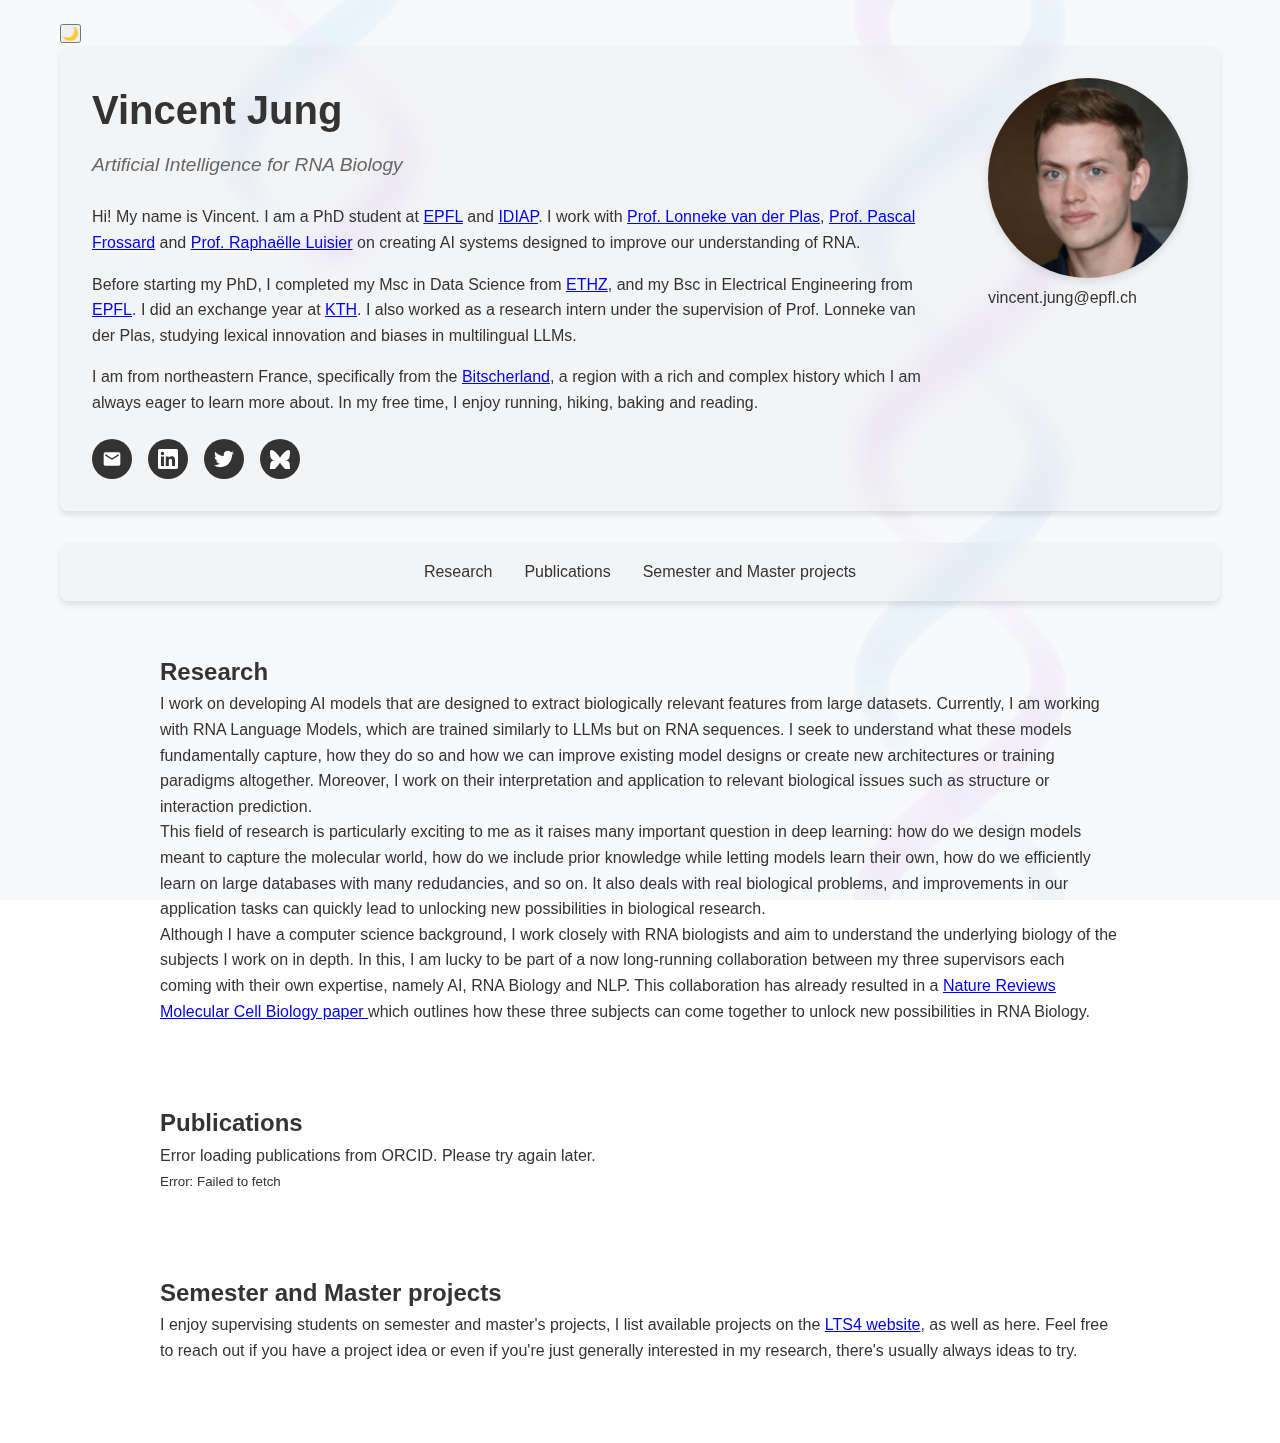
<file: index.html>
<!DOCTYPE html>
<html lang="en">

<head>
    <meta charset="UTF-8">
    <meta name="viewport" content="width=device-width, initial-scale=1.0">
    <title>Vincent Jung</title>
    <!-- Google Fonts -->
    <link rel="preconnect" href="https://fonts.googleapis.com">
    <link rel="preconnect" href="https://fonts.gstatic.com" crossorigin>
    <link href="https://fonts.googleapis.com/css2?family=Inter:wght@300;400;500;600;700&family=JetBrains+Mono:wght@400;500&display=swap" rel="stylesheet">
    <link rel="stylesheet" href="styles/main.css">
</head>

<body>
    <button id="themeToggle" class="theme-toggle" aria-label="Toggle dark mode">
        <span class="theme-icon">🌙</span>
    </button>
    <canvas id="dnaCanvas"></canvas>
    <header>
        <div class="header-content">
            <div class="text-content">
                <h1>Vincent Jung</h1>
                <p class="tagline">Artificial Intelligence for RNA Biology</p>
                
                <div class="about-text">
                    <p>
                        Hi! My name is Vincent.
                        I am a PhD student at <a href="https://www.epfl.ch/en/">EPFL</a> and <a
                            href="https://www.idiap.ch/en">IDIAP</a>. I work with <a
                            href="https://sites.google.com/site/lonnekenlp/">Prof. Lonneke van der Plas</a>, <a
                            href="https://www.epfl.ch/labs/lts4/people/people-current/frossard/">Prof. Pascal
                            Frossard</a> and <a href="https://www.luisierlab.com/">Prof. Raphaëlle Luisier</a> on creating AI systems designed to improve our understanding of RNA.
                    </p>
                    <p>
                        Before starting my PhD, I completed my Msc in Data Science from <a href="https://ethz.ch/en.html">ETHZ</a>, and my Bsc in Electrical Engineering from <a href="https://www.epfl.ch/en/">EPFL</a>. I did an exchange year at <a href="https://www.kth.se/en">KTH</a>.
                        I also worked as a research intern under the supervision of Prof. Lonneke van der Plas, studying lexical innovation and biases in multilingual LLMs.
                    </p>
                    <p>
                        I am from northeastern France, specifically from the <a href="https://en.wikipedia.org/wiki/Pays_de_Bitche">Bitscherland</a>, a region with a rich and complex history which I am always eager to learn more about. In my free time, I enjoy running, hiking, baking and reading.
                    </p>
                </div>

                <div class="contact-info">

                    
                    <div class="social-buttons">
                        <a href="mailto:vincent.jung@epfl.ch" class="social-btn email-btn" title="Email">
                            <svg width="20" height="20" viewBox="0 0 24 24" fill="currentColor">
                                <path d="M20 4H4c-1.1 0-1.99.9-1.99 2L2 18c0 1.1.9 2 2 2h16c1.1 0 2-.9 2-2V6c0-1.1-.9-2-2-2zm0 4l-8 5-8-5V6l8 5 8-5v2z"/>
                            </svg>
                        </a>
                        <a href="https://linkedin.com/in/vincentjung" class="social-btn linkedin-btn" title="LinkedIn" target="_blank">
                            <svg width="20" height="20" viewBox="0 0 24 24" fill="currentColor">
                                <path d="M20.447 20.452h-3.554v-5.569c0-1.328-.027-3.037-1.852-3.037-1.853 0-2.136 1.445-2.136 2.939v5.667H9.351V9h3.414v1.561h.046c.477-.9 1.637-1.85 3.37-1.85 3.601 0 4.267 2.37 4.267 5.455v6.286zM5.337 7.433c-1.144 0-2.063-.926-2.063-2.065 0-1.138.92-2.063 2.063-2.063 1.14 0 2.064.925 2.064 2.063 0 1.139-.925 2.065-2.064 2.065zm1.782 13.019H3.555V9h3.564v11.452zM22.225 0H1.771C.792 0 0 .774 0 1.729v20.542C0 23.227.792 24 1.771 24h20.451C23.2 24 24 23.227 24 22.271V1.729C24 .774 23.2 0 22.222 0h.003z"/>
                            </svg>
                        </a>
                        <a href="https://x.com/jungvinc" class="social-btn twitter-btn" title="Twitter" target="_blank">
                            <svg width="20" height="20" viewBox="0 0 24 24" fill="currentColor">
                                <path d="M23.953 4.57a10 10 0 01-2.825.775 4.958 4.958 0 002.163-2.723c-.951.555-2.005.959-3.127 1.184a4.92 4.92 0 00-8.384 4.482C7.69 8.095 4.067 6.13 1.64 3.162a4.822 4.822 0 00-.666 2.475c0 1.71.87 3.213 2.188 4.096a4.904 4.904 0 01-2.228-.616v.06a4.923 4.923 0 003.946 4.827 4.996 4.996 0 01-2.212.085 4.936 4.936 0 004.604 3.417 9.867 9.867 0 01-6.102 2.105c-.39 0-.779-.023-1.17-.067a13.995 13.995 0 007.557 2.209c9.053 0 13.998-7.496 13.998-13.985 0-.21 0-.42-.015-.63A9.935 9.935 0 0024 4.59z"/>
                            </svg>
                        </a>
                        <a href="https://bsky.app/profile/vincentjung.bsky.social" class="social-btn bluesky-btn" title="Bluesky" target="_blank">
                            <svg width="20" height="20" viewBox="0 0 24 24" fill="currentColor">
                                <path d="M12 10.8c-1.087-2.114-4.046-6.053-6.798-7.995C2.566.944 1.561 1.266.902 1.565.139 1.908 0 3.08 0 3.768c0 .69.378 5.65.624 6.479.815 2.736 3.713 3.66 6.383 3.364.136-.02.275-.039.415-.056-.138.017-.276.035-.415.056-2.671-.297-5.569.627-6.383 3.364C.378 17.703 0 22.663 0 23.353c0 .688.139 1.86.902 2.202.659.299 1.664.621 4.300-1.24C7.954 22.373 10.913 18.434 12 16.32c1.087 2.114 4.046 6.053 6.798 7.995 2.636 1.861 3.641 1.539 4.300 1.24.763-.342.902-1.514.902-2.202 0-.69-.378-5.65-.624-6.479-.815-2.736-3.713-3.66-6.383-3.364-.136.02-.275.039-.415.056.138-.017.276-.035.415-.056 2.671.297 5.569-.627 6.383-3.364C23.622 9.418 24 4.458 24 3.768c0-.688-.139-1.86-.902-2.202C22.439 1.266 21.434.944 18.798 2.805 16.046 4.747 13.087 8.686 12 10.8z"/>
                            </svg>
                        </a>
                    </div>
                </div>
            </div>
            
            <div class="profile-picture">
                <img src="images/face_pic.png" alt="Profile Picture">
                <p class="email">
                    <a href="mailto:vincent.jung@epfl.ch">vincent.jung@epfl.ch</a>
                </p>
            </div>
        </div>
    </header>

    <nav>
        <ul>
            <li><a href="#research">Research</a></li>
            <li><a href="#publications">Publications</a></li>
            <li><a href="#semester-projects">Semester and Master projects</a></li>
        </ul>
    </nav>

    <main>
        <section id="research">
            <h2>Research</h2>
            <p>I work on developing AI models that are designed to extract biologically relevant features from large datasets. Currently, I am working with RNA Language Models, which are trained similarly to LLMs but on RNA sequences. I seek to understand what these models fundamentally capture, how they do so and how we can improve existing model designs or create new architectures or training paradigms altogether. Moreover, I work on their interpretation and application to relevant biological issues such as structure or interaction prediction.</p>
            <p>This field of research is particularly exciting to me as it raises many important question in deep learning: how do we design models meant to capture the molecular world, how do we include prior knowledge while letting models learn their own, how do we efficiently learn on large databases with many redudancies, and so on. It also deals with real biological problems, and improvements in our application tasks can quickly lead to unlocking new possibilities in biological research.</p>
            <p>Although I have a computer science background, I work closely with RNA biologists and aim to understand the underlying biology of the subjects I work on in depth. In this, I am lucky to be part of a now long-running collaboration between my three supervisors each coming with their own expertise, namely AI, RNA Biology and NLP. This collaboration has already resulted in a <a href="https://www.nature.com/articles/s41580-025-00857-w"> Nature Reviews Molecular Cell Biology paper </a> which outlines how these three subjects can come together to unlock new possibilities in RNA Biology.</p>
        </section>

        <section id="publications">
            <h2>Publications</h2>
            <p></p>
        </section>

        <section id="semester-projects">
            <h2>Semester and Master projects</h2>
            I enjoy supervising students on semester and master's projects, I list available projects on the <a href="https://www.epfl.ch/labs/lts4/studentprojects/">LTS4 website</a>, as well as here. Feel free to reach out if you have a project idea or even if you're just generally interested in my research, there's usually always ideas to try.
        </section>
    </main>

    <script src="scripts/main_withstrand.js"></script>
    <script src="scripts/theme.js"></script>
    <!-- ORCID Configuration -->
    <script src="scripts/orcidConfig.js"></script>
    <!-- ORCID Publications Loader -->
    <script src="scripts/orcidLoader.js"></script>
    <noscript>
        <style>
            #dnaCanvas {
                display: none;
            }
        </style>
    </noscript>
</body>

</html>
</file>
<file: styles/main.css>
/* Reset and base styles */
* {
    margin: 0;
    padding: 0;
    box-sizing: border-box;
}

body {
    font-family: 'Arial', sans-serif;
    line-height: 1.6;
    color: #333;
    max-width: 1200px;
    margin: 0 auto;
    overflow-x: hidden;
    position: relative;
    padding: 20px;
}

html {
    scroll-behavior: smooth;
}

/* Header styles */
header {
    background-color: rgba(150, 150, 150, 0.05);
    backdrop-filter: blur(10px);
    -webkit-backdrop-filter: blur(10px);
    padding: 2rem;
    box-shadow: 0 4px 6px rgba(0, 0, 0, 0.1);
    margin-bottom: 2rem;
    border-radius: 8px;
}

.header-content {
    display: flex;
    align-items: flex-start;
    justify-content: space-between;
    gap: 3rem;
}

.text-content {
    flex: 1;
    text-align: left;
}

.text-content h1 {
    font-size: 2.5rem;
    margin-bottom: 0.5rem;
    color: #333;
}

.tagline {
    font-size: 1.2rem;
    color: #666;
    margin-bottom: 1.5rem;
    font-style: italic;
}

.about-text {
    margin-bottom: 1.5rem;
}

.about-text p {
    margin-bottom: 1rem;
    line-height: 1.6;
}

.contact-info {
    margin-top: 1rem;
}

.email {
    margin-bottom: 1rem;
}

.email a {
    color: #333;
    text-decoration: none;
    font-weight: 500;
}

.email a:hover {
    text-decoration: underline;
}

.social-buttons {
    display: flex;
    gap: 1rem;
    flex-wrap: wrap;
}

.social-btn {
    display: inline-flex;
    align-items: center;
    justify-content: center;
    width: 40px;
    height: 40px;
    border-radius: 50%;
    text-decoration: none;
    transition: all 0.3s ease;
    color: white;
    background-color: #333;
}

.social-btn:hover {
    transform: translateY(-2px);
    box-shadow: 0 4px 8px rgba(0, 0, 0, 0.2);
}

.profile-picture {
    flex-shrink: 0;
}

.profile-picture img {
    width: 200px;
    height: 200px;
    border-radius: 50%;
    object-fit: cover;
    box-shadow: 0 4px 8px rgba(0, 0, 0, 0.1);
}

/* Navigation styles */
nav {
    background-color: rgba(150, 150, 150, 0.05);
    backdrop-filter: blur(10px);
    -webkit-backdrop-filter: blur(10px);
    padding: 1rem;
    margin-bottom: 2rem;
    width: 100%;
    max-width: 1200px;
    margin-left: auto;
    margin-right: auto;
    border-radius: 8px;
    box-shadow: 0 4px 6px rgba(0, 0, 0, 0.1);
}

nav ul {
    list-style: none;
    display: flex;
    justify-content: center;
    gap: 2rem;
}

nav a {
    text-decoration: none;
    color: #333;
    position: relative;
    padding-bottom: 3px;
    transition: color 0.3s ease;
}

nav a:hover {
    color: #000;
}

nav a.active {
    font-weight: bold;
}

nav a.active::after {
    content: '';
    position: absolute;
    bottom: -2px;
    left: 0;
    width: 100%;
    height: 2px;
    background-color: #333;
    animation: slideIn 0.3s ease-out forwards;
}

/* Content sections */
main {
    opacity: 1;
    position: relative;
    z-index: 1;
    max-width: 1000px;
    margin: 0 auto;
    transition: opacity 0.15s ease-out, transform 0.15s ease-out;
}

section {
    margin-bottom: 40px;
    padding: 20px;
    animation: slideUp 0.2s ease-out forwards;
}

/* Animations */
@keyframes fadeIn {
    from { 
        opacity: 0;
        transform: translateX(10px);
    }
    to { 
        opacity: 1;
        transform: translateX(0);
    }
}

@keyframes slideIn {
    from { transform: scaleX(0); }
    to { transform: scaleX(1); }
}

@keyframes slideUp {
    from { 
        opacity: 0;
        transform: translateY(10px);
    }
    to { 
        opacity: 1;
        transform: translateY(0);
    }
}

/* Page transition overlay */
.transition-overlay {
    position: fixed;
    top: 50%;
    left: 0;
    width: 100%;
    height: 50%;
    background-color: white;
    opacity: 0;
    pointer-events: none;
    transition: opacity 0.15s ease;
    z-index: 1000;
}

/* Responsive design */
@media (max-width: 768px) {
    .header-content {
        flex-direction: column;
        align-items: center;
        text-align: center;
        gap: 2rem;
    }

    .text-content {
        text-align: center;
    }

    .text-content h1 {
        font-size: 2rem;
    }

    .profile-picture img {
        width: 150px;
        height: 150px;
    }

    .social-buttons {
        justify-content: center;
    }

    nav ul {
        flex-direction: column;
        align-items: center;
        gap: 1rem;
    }
}

#dnaCanvas {
    position: fixed;
    top: 0;
    left: 0;
    width: 100%;
    height: 100%;
    z-index: -1;
    background: #f8f9fa;
}

/* Publications styles */
.publications-list {
    margin-top: 1rem;
}

.publication-item {
    background-color: rgba(255, 255, 255, 0.8);
    border-left: 4px solid #8b6100;
    margin-bottom: 1.5rem;
    padding: 1.5rem;
    border-radius: 5px;
    box-shadow: 0 2px 4px rgba(0, 0, 0, 0.1);
    transition: transform 0.2s ease, box-shadow 0.2s ease;
}

.publication-item:hover {
    transform: translateY(-2px);
    box-shadow: 0 4px 8px rgba(0, 0, 0, 0.15);
}

.publication-item h3 {
    color: #333;
    margin-bottom: 0.5rem;
    font-size: 1.1rem;
    line-height: 1.4;
}

.publication-item h3 a {
    color: #ad612b;
    text-decoration: none;
    transition: color 0.2s ease;
}

.publication-item h3 a:hover {
    color: #992400;
    text-decoration: underline;
}

.publication-item .authors {
    color: #666;
    margin-bottom: 0.3rem;
    font-weight: 500;
}

.publication-item .journal {
    color: #555;
    margin-bottom: 0.3rem;
}

.publication-item .year {
    color: #777;
    margin-bottom: 0.3rem;
}

.publication-item .type {
    color: #888;
    margin-top: 0.5rem;
}

.publication-item .type small {
    font-size: 0.8rem;
}
</file>
